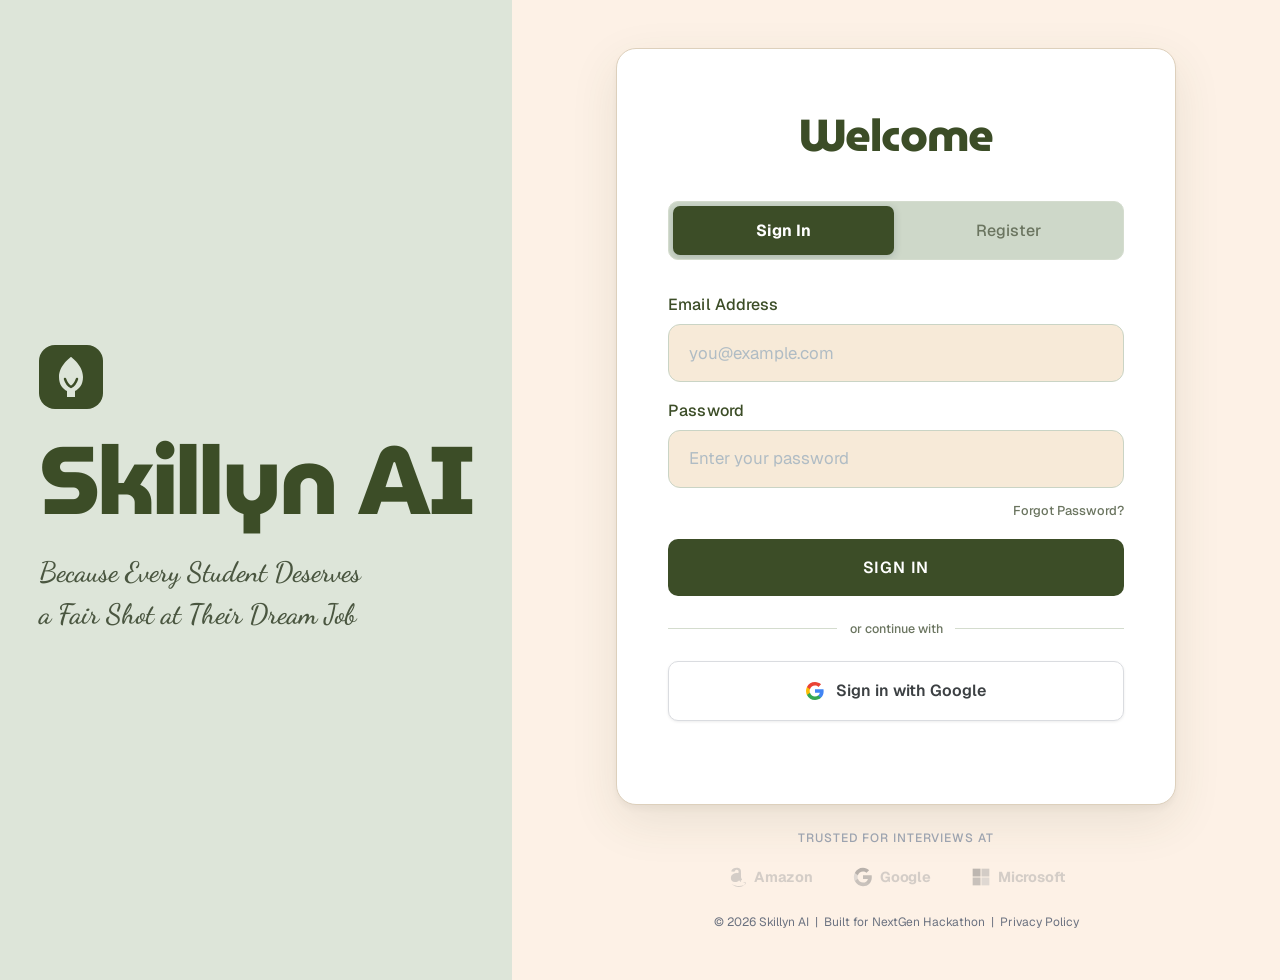
<file: frontend/index.html>
<!DOCTYPE html>
<html lang="en">
<head>
    <meta charset="UTF-8">
    <meta name="viewport" content="width=device-width, initial-scale=1.0">
    <title>Skillyn AI — Your AI Interview Coach</title>
    <link rel="preconnect" href="https://fonts.googleapis.com">
    <link rel="preconnect" href="https://fonts.gstatic.com" crossorigin>
    <link rel="stylesheet" href="css/style.css">
</head>
<body>
    <div class="split-screen">

        <!-- ── LEFT: Branding (permanent, never changes) ── -->
        <div class="split-left">
            <div class="split-left__inner">
                <div class="split-left__logo">
                    <svg width="64" height="64" viewBox="0 0 32 32" fill="none" xmlns="http://www.w3.org/2000/svg">
                        <rect width="32" height="32" rx="8" fill="#3C4D27"/>
                        <path d="M16 6 C16 6 10 10 10 16 C10 20 12 22 14 23 L14 26 L18 26 L18 23 C20 22 22 20 22 16 C22 10 16 6 16 6Z" fill="#DDE5D9"/>
                        <path d="M13 17 C13 17 14 20 16 21 C18 20 19 17 19 17" stroke="#3C4D27" stroke-width="1.2" stroke-linecap="round" fill="none"/>
                    </svg>
                </div>
                <h1 class="brand-heading">Skillyn&nbsp;AI</h1>
                <p class="brand-tagline">Because Every Student Deserves<br>a Fair Shot at Their Dream Job</p>
            </div>
        </div>

        <!-- ── RIGHT: Form ── -->
        <div class="split-right">
            <div class="split-right__inner">

                <div class="auth-card">
                    <h2 class="welcome-heading">Welcome</h2>

                    <!-- Tab switcher — outside form-body so it never re-renders -->
                    <div class="tab-buttons">
                        <button class="tab-btn active" id="tab-login" onclick="showTab('login')">Sign In</button>
                        <button class="tab-btn" id="tab-register" onclick="showTab('register')">Register</button>
                    </div>

                    <!-- Single container — only its innerHTML swaps -->
                    <div id="form-body" class="form-body"></div>

                    <p id="auth-message" class="message"></p>
                </div>

                <!-- Trust Bar -->
                <div class="trust-bar">
                    <p>Trusted for interviews at</p>
                    <div class="trust-logos">
                        <div class="trust-logo" style="--brand-color:#FF9900;">
                            <svg width="20" height="20" viewBox="0 0 24 24" xmlns="http://www.w3.org/2000/svg">
                                <path d="M13.958 10.09c0 1.232.029 2.256-.591 3.351-.502.891-1.301 1.438-2.186 1.438-1.214 0-1.922-.924-1.922-2.292 0-2.692 2.415-3.182 4.699-3.182v.685zm3.186 7.705c-.209.189-.512.201-.745.074-1.047-.872-1.234-1.276-1.814-2.106-1.734 1.767-2.962 2.297-5.209 2.297-2.66 0-4.731-1.641-4.731-4.925 0-2.565 1.391-4.309 3.37-5.164 1.715-.754 4.11-.891 5.942-1.095v-.41c0-.753.06-1.642-.384-2.294-.385-.579-1.124-.82-1.775-.82-1.205 0-2.277.618-2.54 1.897-.054.285-.261.567-.549.582l-3.061-.333c-.259-.056-.548-.266-.472-.66C5.97 1.866 8.928 1 11.57 1c1.347 0 3.107.358 4.168 1.378C16.928 3.608 16.8 5.258 16.8 7.044v4.753c0 1.427.592 2.056 1.151 2.828.196.274.239.601-.01.805l-1.797 1.365zm3.755 3.44C19.309 22.773 16.669 24 14.289 24c-3.244 0-6.154-1.199-8.354-3.195-.173-.156-.019-.369.19-.248 2.378 1.383 5.314 2.213 8.347 2.213 2.048 0 4.298-.425 6.368-1.303.312-.133.574.205.259.468zm.74-2.131c-.237-.304-1.567-.144-2.165-.072-.181.022-.209-.136-.046-.25 1.061-.745 2.802-.53 3.004-.28.203.252-.053 1.997-1.051 2.831-.153.128-.299.06-.231-.109.224-.559.727-1.816.489-2.12z" fill="currentColor"/>
                            </svg>
                            <span>Amazon</span>
                        </div>
                        <div class="trust-logo">
                            <svg width="20" height="20" viewBox="0 0 24 24" xmlns="http://www.w3.org/2000/svg">
                                <path d="M22.56 12.25c0-.78-.07-1.53-.2-2.25H12v4.26h5.92c-.26 1.37-1.04 2.53-2.21 3.31v2.77h3.57c2.08-1.92 3.28-4.74 3.28-8.09z" fill="#4285F4" class="google-path"/>
                                <path d="M12 23c2.97 0 5.46-.98 7.28-2.66l-3.57-2.77c-.98.66-2.23 1.06-3.71 1.06-2.86 0-5.29-1.93-6.16-4.53H2.18v2.84C3.99 20.53 7.7 23 12 23z" fill="#34A853" class="google-path"/>
                                <path d="M5.84 14.09c-.22-.66-.35-1.36-.35-2.09s.13-1.43.35-2.09V7.07H2.18C1.43 8.55 1 10.22 1 12s.43 3.45 1.18 4.93l2.85-2.22.81-.62z" fill="#FBBC05" class="google-path"/>
                                <path d="M12 5.38c1.62 0 3.06.56 4.21 1.64l3.15-3.15C17.45 2.09 14.97 1 12 1 7.7 1 3.99 3.47 2.18 7.07l3.66 2.84c.87-2.6 3.3-4.53 6.16-4.53z" fill="#EA4335" class="google-path"/>
                            </svg>
                            <span>Google</span>
                        </div>
                        <div class="trust-logo">
                            <svg width="20" height="20" viewBox="0 0 24 24" xmlns="http://www.w3.org/2000/svg">
                                <path d="M11.4 2H2v9.4h9.4V2z" fill="#F25022" class="ms-path"/>
                                <path d="M22 2h-9.4v9.4H22V2z" fill="#7FBA00" class="ms-path"/>
                                <path d="M11.4 12.6H2V22h9.4v-9.4z" fill="#00A4EF" class="ms-path"/>
                                <path d="M22 12.6h-9.4V22H22v-9.4z" fill="#FFB900" class="ms-path"/>
                            </svg>
                            <span>Microsoft</span>
                        </div>
                    </div>
                </div>

                <footer class="auth-footer">
                    © 2026 Skillyn AI &nbsp;|&nbsp; Built for NextGen Hackathon &nbsp;|&nbsp; <a href="#">Privacy Policy</a>
                </footer>

            </div>
        </div>
    </div>

    <script src="js/main.js"></script>
    <script>
        /* ── Form templates ─────────────────────────── */
        const GOOGLE_SVG = `<svg width="18" height="18" viewBox="0 0 18 18" xmlns="http://www.w3.org/2000/svg">
            <path d="M17.64 9.2c0-.637-.057-1.251-.164-1.84H9v3.481h4.844c-.209 1.125-.843 2.078-1.796 2.717v2.258h2.908c1.702-1.567 2.684-3.875 2.684-6.615z" fill="#4285F4"/>
            <path d="M9 18c2.43 0 4.467-.806 5.956-2.18l-2.908-2.259c-.806.54-1.837.86-3.048.86-2.344 0-4.328-1.584-5.036-3.711H.957v2.332A8.997 8.997 0 0 0 9 18z" fill="#34A853"/>
            <path d="M3.964 10.71A5.41 5.41 0 0 1 3.682 9c0-.593.102-1.17.282-1.71V4.958H.957A8.996 8.996 0 0 0 0 9c0 1.452.348 2.827.957 4.042l3.007-2.332z" fill="#FBBC05"/>
            <path d="M9 3.58c1.321 0 2.508.454 3.44 1.345l2.582-2.58C13.463.891 11.426 0 9 0A8.997 8.997 0 0 0 .957 4.958L3.964 7.29C4.672 5.163 6.656 3.58 9 3.58z" fill="#EA4335"/>
        </svg>`

        const EYE_SVG = `<svg xmlns="http://www.w3.org/2000/svg" width="18" height="18" viewBox="0 0 24 24" fill="none" stroke="currentColor" stroke-width="2" stroke-linecap="round" stroke-linejoin="round">
            <path d="M1 12s4-8 11-8 11 8 11 8-4 8-11 8-11-8-11-8z"/><circle cx="12" cy="12" r="3"/>
        </svg>`

        const FORMS = {
            login: `
                <form onsubmit="handleLogin(event)">
                    <div class="form-group">
                        <label for="login-email">Email Address</label>
                        <input type="email" id="login-email" placeholder="you@example.com" required>
                    </div>
                    <div class="form-group">
                        <label for="login-password">Password</label>
                        <input type="password" id="login-password" placeholder="Enter your password" required>
                    </div>
                    <div class="forgot-link"><a href="#">Forgot Password?</a></div>
                    <button type="submit" class="btn-primary">Sign In</button>
                    <div class="auth-divider">or continue with</div>
                    <button type="button" class="btn-google" onclick="handleGoogleSignIn()">
                        ${GOOGLE_SVG} Sign in with Google
                    </button>
                </form>`,

            register: `
                <form onsubmit="handleRegister(event)">
                    <div class="form-group">
                        <label for="reg-name">Full Name</label>
                        <input type="text" id="reg-name" placeholder="Your full name" required>
                    </div>
                    <div class="form-group">
                        <label for="reg-email">Email Address</label>
                        <input type="email" id="reg-email" placeholder="you@example.com" required>
                    </div>
                    <div class="form-group">
                        <label for="reg-password">Password</label>
                        <div class="input-password-wrap">
                            <input type="password" id="reg-password" placeholder="Create a strong password" required oninput="updateStrength(this.value)">
                            <button type="button" class="eye-toggle" onclick="togglePassword('reg-password',this)" aria-label="Toggle password">${EYE_SVG}</button>
                        </div>
                        <div class="strength-bar">
                            <div class="strength-seg" id="seg1"></div>
                            <div class="strength-seg" id="seg2"></div>
                            <div class="strength-seg" id="seg3"></div>
                        </div>
                        <span class="strength-label" id="strength-label"></span>
                    </div>
                    <div class="form-group">
                        <label for="reg-confirm">Confirm Password</label>
                        <div class="input-password-wrap">
                            <input type="password" id="reg-confirm" placeholder="Re-enter your password" required>
                            <button type="button" class="eye-toggle" onclick="togglePassword('reg-confirm',this)" aria-label="Toggle password">${EYE_SVG}</button>
                        </div>
                    </div>
                    <button type="submit" class="btn-primary">CREATE ACCOUNT</button>
                    <div class="auth-divider">or continue with</div>
                    <button type="button" class="btn-google" onclick="handleGoogleSignIn()">
                        ${GOOGLE_SVG} Sign up with Google
                    </button>
                </form>`
        }

        /* ── Tab switcher with fade ──────────────────── */
        function showTab(tab) {
            const body = document.getElementById('form-body')
            document.getElementById('tab-login').classList.toggle('active', tab === 'login')
            document.getElementById('tab-register').classList.toggle('active', tab === 'register')
            document.getElementById('auth-message').textContent = ''

            body.classList.remove('form-fade-in')
            // Force reflow so re-adding the class triggers the animation
            void body.offsetWidth
            body.innerHTML = FORMS[tab]
            body.classList.add('form-fade-in')
        }

        /* ── Password toggle ─────────────────────────── */
        function togglePassword(inputId, btn) {
            const input = document.getElementById(inputId)
            const isHidden = input.type === 'password'
            input.type = isHidden ? 'text' : 'password'
            btn.querySelector('svg').innerHTML = isHidden
                ? '<path d="M17.94 17.94A10.07 10.07 0 0 1 12 20c-7 0-11-8-11-8a18.45 18.45 0 0 1 5.06-5.94"/><path d="M9.9 4.24A9.12 9.12 0 0 1 12 4c7 0 11 8 11 8a18.5 18.5 0 0 1-2.16 3.19"/><line x1="1" y1="1" x2="23" y2="23"/><circle cx="12" cy="12" r="3"/>'
                : '<path d="M1 12s4-8 11-8 11 8 11 8-4 8-11 8-11-8-11-8z"/><circle cx="12" cy="12" r="3"/>'
        }

        /* ── Password strength ───────────────────────── */
        function updateStrength(val) {
            const segs = [document.getElementById('seg1'), document.getElementById('seg2'), document.getElementById('seg3')]
            const label = document.getElementById('strength-label')
            let score = 0
            if (val.length >= 8) score++
            if (/[A-Z]/.test(val) && /[0-9]/.test(val)) score++
            if (/[^A-Za-z0-9]/.test(val) && val.length >= 12) score++
            const colors = ['', '#E05252', '#D4A017', '#3C4D27']
            const labels = ['', 'Weak', 'Medium', 'Strong']
            const labelColors = ['', '#E05252', '#B45309', '#3C4D27']
            segs.forEach((s, i) => { s.style.background = i < score ? colors[score] : '#D4DCCE' })
            label.textContent = val.length ? labels[score] || 'Weak' : ''
            label.style.color = val.length ? (labelColors[score] || '#E05252') : 'transparent'
        }

        /* ── Page transition ─────────────────────────── */
        function navigateTo(url) {
            document.body.classList.add('page-exit')
            setTimeout(() => { window.location.href = url }, 500)
        }

        /* ── Boot: render login form on load ─────────── */
        showTab('login')
    </script>
</body>
</html>
</file>
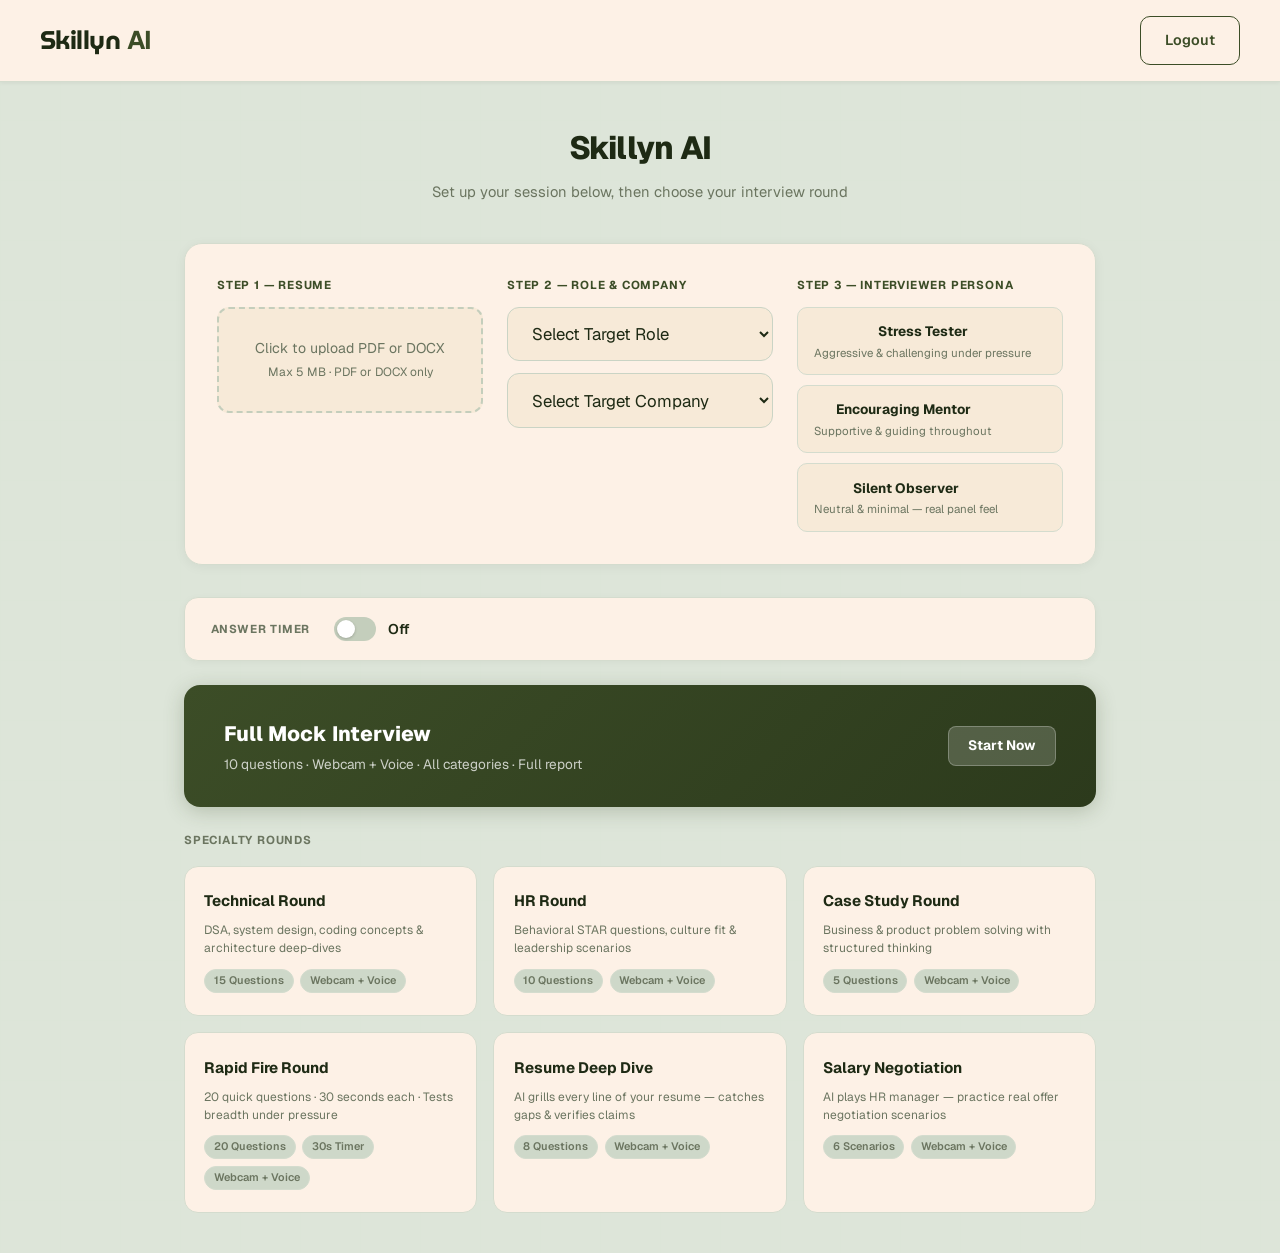
<file: frontend/dashboard.html>
<!DOCTYPE html>
<html lang="en">
<head>
    <meta charset="UTF-8">
    <meta name="viewport" content="width=device-width, initial-scale=1.0">
    <title>Skillyn AI — Dashboard</title>
    <link rel="preconnect" href="https://fonts.googleapis.com">
    <link rel="stylesheet" href="css/style.css">
    <style>
        .dash-wrap { max-width: 960px; margin: 2.5rem auto; padding: 0 1.5rem; }
        .dash-hero { text-align: center; margin-bottom: 2.5rem; }
        .dash-hero h2 { font-size: 2rem; font-weight: 800; color: var(--text); letter-spacing: -0.5px; }
        .dash-hero p  { color: var(--text-muted); font-size: 0.92rem; margin-top: 0.4rem; }

        /* ── SETUP CARD ── */
        .setup-card {
            background: var(--card);
            border-radius: 18px;
            padding: 2rem;
            border: 1px solid var(--border-subtle);
            box-shadow: 0 2px 12px rgba(0,0,0,0.05);
            margin-bottom: 2rem;
        }
        .setup-steps { display: grid; grid-template-columns: 1fr 1fr 1fr; gap: 1.5rem; }
        .step-label {
            font-size: 0.72rem; font-weight: 700; text-transform: uppercase;
            letter-spacing: 0.8px; color: var(--primary); margin-bottom: 0.75rem;
        }
        .upload-area {
            border: 2px dashed var(--border); border-radius: 12px;
            padding: 1.8rem 1rem; text-align: center; cursor: pointer;
            transition: all 0.2s; color: var(--text-muted); font-size: 0.88rem;
            background: var(--card2);
        }
        .upload-area:hover { border-color: var(--primary); background: var(--primary-light); color: var(--text); }
        .upload-area.uploaded { border-color: var(--success); background: rgba(46,125,50,0.06); color: var(--success); }
        .upload-icon { font-size: 1.8rem; margin-bottom: 0.4rem; display: none; }
        .full-mock-icon { display: none; }
        .round-card-icon { display: none; }
        .persona-emoji { display: none; }
        #upload-status { font-size: 0.8rem; margin-top: 0.5rem; min-height: 1rem; color: var(--text-muted); text-align: center; }

        select { width: 100%; margin-bottom: 0.75rem; }
        select:last-child { margin-bottom: 0; }

        .persona-grid { display: flex; flex-direction: column; gap: 0.6rem; }
        .persona-card {
            background: var(--card2); border: 1.5px solid var(--border-subtle);
            border-radius: 10px; padding: 0.85rem 1rem; cursor: pointer;
            transition: all 0.2s; display: flex; align-items: center; gap: 0.75rem;
        }
        .persona-card:hover { border-color: var(--primary); background: var(--primary-light); }
        .persona-card.selected { border-color: var(--primary); background: var(--primary-light); box-shadow: 0 0 0 1px var(--primary); }
        .persona-emoji { font-size: 1.3rem; flex-shrink: 0; }
        .persona-info h4 { font-size: 0.85rem; font-weight: 700; color: var(--text); margin-bottom: 0.1rem; }
        .persona-info p  { font-size: 0.72rem; color: var(--text-muted); line-height: 1.4; }

        /* ── FULL MOCK BANNER ── */
        .full-mock-banner {
            background: linear-gradient(135deg, var(--primary) 0%, var(--primary-dark) 100%);
            border-radius: 16px;
            padding: 2rem 2.5rem;
            display: flex;
            align-items: center;
            justify-content: space-between;
            gap: 1.5rem;
            margin-bottom: 1.5rem;
            box-shadow: 0 4px 20px rgba(60,77,39,0.25);
            cursor: pointer;
            transition: transform 0.2s, box-shadow 0.2s;
        }
        .full-mock-banner:hover { transform: translateY(-2px); box-shadow: 0 8px 28px rgba(60,77,39,0.32); }
        .full-mock-left { display: flex; align-items: center; gap: 1.2rem; }
        .full-mock-icon { font-size: 2.5rem; }
        .full-mock-text h3 { font-size: 1.3rem; font-weight: 800; color: #fff; margin-bottom: 0.2rem; }
        .full-mock-text p  { font-size: 0.85rem; color: rgba(255,255,255,0.75); }
        .full-mock-badge {
            background: rgba(255,255,255,0.18); color: #fff;
            padding: 0.5rem 1.2rem; border-radius: 8px;
            font-size: 0.85rem; font-weight: 700; white-space: nowrap;
            border: 1px solid rgba(255,255,255,0.25);
        }

        /* ── ROUND CARDS GRID ── */
        .rounds-label {
            font-size: 0.72rem; font-weight: 700; text-transform: uppercase;
            letter-spacing: 0.8px; color: var(--text-muted); margin-bottom: 1rem;
        }
        .rounds-grid {
            display: grid;
            grid-template-columns: repeat(3, 1fr);
            gap: 1rem;
            margin-bottom: 2rem;
        }
        .round-card {
            background: var(--card);
            border: 1.5px solid var(--border-subtle);
            border-radius: 14px;
            padding: 1.4rem 1.2rem;
            cursor: pointer;
            transition: all 0.2s;
            display: flex;
            flex-direction: column;
            gap: 0.5rem;
            position: relative;
            overflow: hidden;
        }
        .round-card::before {
            content: '';
            position: absolute;
            top: 0; left: 0; right: 0;
            height: 3px;
            background: var(--rc-color, var(--primary));
            opacity: 0;
            transition: opacity 0.2s;
        }
        .round-card:hover { border-color: var(--rc-color, var(--primary)); transform: translateY(-2px); box-shadow: 0 6px 20px rgba(0,0,0,0.08); }
        .round-card:hover::before { opacity: 1; }
        .round-card-icon { font-size: 1.6rem; }
        .round-card-title { font-size: 0.95rem; font-weight: 700; color: var(--text); }
        .round-card-desc  { font-size: 0.75rem; color: var(--text-muted); line-height: 1.5; }
        .round-card-meta  {
            display: flex; gap: 0.4rem; flex-wrap: wrap; margin-top: 0.2rem;
        }
        .rc-tag {
            font-size: 0.68rem; font-weight: 600; padding: 0.15rem 0.55rem;
            border-radius: 20px; background: var(--bg2); color: var(--text-muted);
            border: 1px solid var(--border-subtle);
        }

        /* ── AI SUGGESTIONS PANEL ── */
        .suggestions-panel {
            display: none;
            background: var(--card);
            border: 1.5px solid var(--primary);
            border-radius: 14px;
            padding: 1.4rem 1.6rem;
            margin-top: 1rem;
            animation: formFadeIn 0.3s ease-out;
        }
        .suggestions-panel.visible { display: block; }
        .sug-header {
            display: flex; align-items: center; justify-content: space-between;
            margin-bottom: 1rem;
        }
        .sug-title { font-size: 0.78rem; font-weight: 700; color: var(--primary); text-transform: uppercase; letter-spacing: 0.7px; }
        .sug-badge {
            font-size: 0.68rem; font-weight: 700; padding: 0.2rem 0.65rem;
            border-radius: 20px; background: var(--primary-light);
            color: var(--primary); border: 1px solid var(--border);
        }
        .sug-profile {
            font-size: 0.85rem; color: var(--text-soft); margin-bottom: 1rem;
            padding: 0.7rem 1rem; background: var(--card2); border-radius: 8px;
            border-left: 3px solid var(--primary);
        }
        .sug-section-label {
            font-size: 0.7rem; font-weight: 700; text-transform: uppercase;
            letter-spacing: 0.7px; color: var(--text-muted); margin-bottom: 0.5rem;
        }
        .sug-chips {
            display: flex; flex-wrap: wrap; gap: 0.5rem; margin-bottom: 1rem;
        }
        .sug-chip {
            padding: 0.35rem 0.9rem; border-radius: 20px;
            border: 1.5px solid var(--border-subtle);
            background: var(--card2); color: var(--text);
            font-size: 0.82rem; font-weight: 500; cursor: pointer;
            transition: all 0.18s; font-family: inherit;
        }
        .sug-chip:hover { border-color: var(--primary); background: var(--primary-light); color: var(--primary); }
        .sug-chip.selected { border-color: var(--primary); background: var(--primary-light); color: var(--primary); font-weight: 700; box-shadow: 0 0 0 1px var(--primary); }
        .sug-chip.company-chip.selected { border-color: #2563EB; background: rgba(37,99,235,0.08); color: #2563EB; box-shadow: 0 0 0 1px #2563EB; }
        .sug-custom-row {
            display: flex; gap: 0.5rem; margin-top: 0.3rem;
        }
        .sug-custom-row input {
            flex: 1; padding: 0.5rem 0.9rem; font-size: 0.85rem;
            border-radius: 8px; border: 1px solid var(--border);
            background: var(--card2); color: var(--text);
        }
        .sug-custom-row button {
            padding: 0.5rem 1rem; background: var(--primary); color: #fff;
            border: none; border-radius: 8px; font-size: 0.82rem;
            font-weight: 600; cursor: pointer; font-family: inherit;
            transition: background 0.2s; white-space: nowrap;
        }
        .sug-custom-row button:hover { background: var(--primary-dark); }
        .sug-skills {
            display: flex; flex-wrap: wrap; gap: 0.4rem; margin-top: 0.3rem;
        }
        .sug-skill-tag {
            padding: 0.2rem 0.65rem; border-radius: 20px;
            background: var(--bg2); border: 1px solid var(--border-subtle);
            font-size: 0.75rem; color: var(--text-muted); font-weight: 500;
        }

        /* disabled state before resume upload */
        .round-card.locked { opacity: 0.45; cursor: not-allowed; pointer-events: none; }

        /* ── TIMER SETTINGS CARD ── */
        .timer-settings-card {
            background: var(--card);
            border-radius: 14px;
            padding: 1.2rem 1.6rem;
            border: 1px solid var(--border-subtle);
            box-shadow: 0 2px 8px rgba(0,0,0,0.04);
            margin-bottom: 1.5rem;
            display: flex;
            align-items: center;
            gap: 1.5rem;
            flex-wrap: wrap;
        }
        .timer-settings-label {
            font-size: 0.72rem; font-weight: 700; text-transform: uppercase;
            letter-spacing: 0.8px; color: var(--text-muted); white-space: nowrap;
        }
        .timer-toggle-wrap {
            display: flex; align-items: center; gap: 0.75rem;
        }
        /* toggle switch */
        .toggle-switch {
            position: relative; width: 42px; height: 24px; flex-shrink: 0;
        }
        .toggle-switch input { opacity: 0; width: 0; height: 0; }
        .toggle-slider {
            position: absolute; inset: 0; background: var(--border);
            border-radius: 24px; cursor: pointer; transition: background 0.25s;
        }
        .toggle-slider::before {
            content: ''; position: absolute;
            width: 18px; height: 18px; left: 3px; top: 3px;
            background: #fff; border-radius: 50%; transition: transform 0.25s;
            box-shadow: 0 1px 3px rgba(0,0,0,0.2);
        }
        .toggle-switch input:checked + .toggle-slider { background: var(--primary); }
        .toggle-switch input:checked + .toggle-slider::before { transform: translateX(18px); }
        .toggle-label { font-size: 0.88rem; font-weight: 600; color: var(--text); }
        /* time input group */
        .timer-input-group {
            display: none; align-items: center; gap: 0.6rem;
            background: var(--card2); border: 1px solid var(--border-subtle);
            border-radius: 10px; padding: 0.4rem 0.8rem;
        }
        .timer-input-group.visible { display: flex; }
        .timer-input-group label { font-size: 0.8rem; color: var(--text-muted); font-weight: 500; white-space: nowrap; }
        .timer-input-group input[type=number] {
            width: 70px; padding: 0.35rem 0.6rem; font-size: 0.9rem;
            font-weight: 700; text-align: center; border-radius: 8px;
            border: 1px solid var(--border); background: var(--card);
            color: var(--text); margin: 0;
        }
        .timer-input-group span { font-size: 0.8rem; color: var(--text-muted); }
        /* preset buttons */
        .timer-presets { display: flex; gap: 0.4rem; }
        .timer-preset-btn {
            padding: 0.3rem 0.7rem; background: var(--bg2);
            border: 1px solid var(--border-subtle); border-radius: 20px;
            font-size: 0.75rem; font-weight: 600; color: var(--text-muted);
            cursor: pointer; transition: all 0.2s; font-family: inherit;
        }
        .timer-preset-btn:hover { border-color: var(--primary); color: var(--primary); background: var(--primary-light); }
        .timer-preset-btn.active { background: var(--primary-light); border-color: var(--primary); color: var(--primary); }

        @media (max-width: 768px) {
            .setup-steps { grid-template-columns: 1fr; }
            .rounds-grid  { grid-template-columns: 1fr 1fr; }
            .full-mock-banner { flex-direction: column; align-items: flex-start; }
        }
        @media (max-width: 480px) {
            .rounds-grid { grid-template-columns: 1fr; }
        }
    </style>
</head>
<body>
    <nav class="navbar">
        <h1 class="logo">Skillyn <span>AI</span></h1>
        <button class="btn-outline" onclick="logout()">Logout</button>
    </nav>

    <div class="dash-wrap">
        <div class="dash-hero">
            <h2>Skillyn AI</h2>
            <p>Set up your session below, then choose your interview round</p>
        </div>

        <!-- ── SETUP CARD ── -->
        <div class="setup-card">
            <div class="setup-steps">
                <!-- Step 1 -->
                <div>
                    <div class="step-label">Step 1 — Resume</div>
                    <div class="upload-area" id="upload-area" onclick="document.getElementById('resume-file').click()">
                        <div class="upload-icon"></div>
                        <p>Click to upload PDF or DOCX</p>
                        <span style="font-size:0.75rem;color:var(--text-muted)">Max 5 MB · PDF or DOCX only</span>
                        <input type="file" id="resume-file" accept=".pdf,.docx" style="display:none" onchange="uploadResume()">
                    </div>
                    <p id="upload-status"></p>

                    <!-- AI Suggestions Panel -->
                    <div class="suggestions-panel" id="suggestions-panel">
                        <div class="sug-header">
                            <span class="sug-title">AI Job Match</span>
                            <span class="sug-badge" id="sug-level">Analyzing...</span>
                        </div>
                        <div class="sug-profile" id="sug-summary"></div>

                        <div class="sug-section-label">Suggested Roles — click to select</div>
                        <div class="sug-chips" id="sug-roles"></div>
                        <div class="sug-custom-row">
                            <input type="text" id="custom-role-input" placeholder="Add a custom role...">
                            <button onclick="addCustomRole()">+ Add</button>
                        </div>

                        <div class="sug-section-label" style="margin-top:1rem">Suggested Companies — click to select</div>
                        <div class="sug-chips" id="sug-companies"></div>
                        <div class="sug-custom-row">
                            <input type="text" id="custom-company-input" placeholder="Add a custom company...">
                            <button onclick="addCustomCompany()">+ Add</button>
                        </div>

                        <div class="sug-section-label" style="margin-top:1rem">Top Skills Detected</div>
                        <div class="sug-skills" id="sug-skills"></div>
                    </div>
                </div>

                <!-- Step 2 -->
                <div>
                    <div class="step-label">Step 2 — Role &amp; Company</div>
                    <select id="role-select">
                        <option value="">Select Target Role</option>
                        <option>Software Development Engineer</option>
                        <option>Data Analyst</option>
                        <option>Product Manager</option>
                        <option>DevOps Engineer</option>
                        <option>Machine Learning Engineer</option>
                    </select>
                    <select id="company-select">
                        <option value="">Select Target Company</option>
                        <option>Google</option>
                        <option>Amazon</option>
                        <option>Microsoft</option>
                        <option>TCS</option>
                        <option>Infosys</option>
                        <option>Wipro</option>
                        <option>Cognizant</option>
                    </select>
                </div>

                <!-- Step 3 -->
                <div>
                    <div class="step-label">Step 3 — Interviewer Persona</div>
                    <div class="persona-grid">
                        <div class="persona-card" onclick="selectPersona('stress_tester', this)">
                            <span class="persona-emoji"></span>
                            <div class="persona-info">
                                <h4>Stress Tester</h4>
                                <p>Aggressive &amp; challenging under pressure</p>
                            </div>
                        </div>
                        <div class="persona-card" onclick="selectPersona('encouraging_mentor', this)">
                            <span class="persona-emoji"></span>
                            <div class="persona-info">
                                <h4>Encouraging Mentor</h4>
                                <p>Supportive &amp; guiding throughout</p>
                            </div>
                        </div>
                        <div class="persona-card" onclick="selectPersona('silent_observer', this)">
                            <span class="persona-emoji"></span>
                            <div class="persona-info">
                                <h4>Silent Observer</h4>
                                <p>Neutral &amp; minimal — real panel feel</p>
                            </div>
                        </div>
                    </div>
                </div>
            </div>
        </div>

        <!-- ── TIMER SETTINGS ── -->
        <div class="timer-settings-card">
            <span class="timer-settings-label">Answer Timer</span>
            <div class="timer-toggle-wrap">
                <label class="toggle-switch">
                    <input type="checkbox" id="timer-toggle" onchange="onTimerToggle(this)">
                    <span class="toggle-slider"></span>
                </label>
                <span class="toggle-label" id="timer-toggle-label">Off</span>
            </div>
            <div class="timer-input-group" id="timer-input-group">
                <label>Time per question</label>
                <input type="number" id="timer-seconds" value="60" min="10" max="600" step="5" oninput="onTimerInput(this)">
                <span>seconds</span>
            </div>
            <div class="timer-presets" id="timer-presets" style="display:none">
                <button class="timer-preset-btn" onclick="setPreset(30)">30s</button>
                <button class="timer-preset-btn" onclick="setPreset(60)">1 min</button>
                <button class="timer-preset-btn" onclick="setPreset(120)">2 min</button>
                <button class="timer-preset-btn" onclick="setPreset(180)">3 min</button>
                <button class="timer-preset-btn" onclick="setPreset(300)">5 min</button>
            </div>
        </div>

        <!-- ── FULL MOCK INTERVIEW BANNER ── -->
        <div class="full-mock-banner" id="full-mock-btn" onclick="launchRound('full_mock', '/realtime_interview/realtime.html')">
            <div class="full-mock-left">
                <span class="full-mock-icon"></span>
                <div class="full-mock-text">
                    <h3>Full Mock Interview</h3>
                    <p>10 questions · Webcam + Voice · All categories · Full report</p>
                </div>
            </div>
            <span class="full-mock-badge">Start Now</span>
        </div>

        <!-- ── SPECIALTY ROUNDS ── -->
        <div class="rounds-label">Specialty Rounds</div>
        <div class="rounds-grid" id="rounds-grid">

            <div class="round-card" id="rc-technical" style="--rc-color:#2563EB"
                 onclick="launchRound('technical', '/rounds/technical.html')">
                <span class="round-card-icon"></span>
                <div class="round-card-title">Technical Round</div>
                <div class="round-card-desc">DSA, system design, coding concepts &amp; architecture deep-dives</div>
                <div class="round-card-meta">
                    <span class="rc-tag">15 Questions</span>
                    <span class="rc-tag">Webcam + Voice</span>
                </div>
            </div>

            <div class="round-card" id="rc-hr" style="--rc-color:#7C3AED"
                 onclick="launchRound('hr', '/rounds/hr.html')">
                <span class="round-card-icon"></span>
                <div class="round-card-title">HR Round</div>
                <div class="round-card-desc">Behavioral STAR questions, culture fit &amp; leadership scenarios</div>
                <div class="round-card-meta">
                    <span class="rc-tag">10 Questions</span>
                    <span class="rc-tag">Webcam + Voice</span>
                </div>
            </div>

            <div class="round-card" id="rc-case_study" style="--rc-color:#059669"
                 onclick="launchRound('case_study', '/rounds/case_study.html')">
                <span class="round-card-icon"></span>
                <div class="round-card-title">Case Study Round</div>
                <div class="round-card-desc">Business &amp; product problem solving with structured thinking</div>
                <div class="round-card-meta">
                    <span class="rc-tag">5 Questions</span>
                    <span class="rc-tag">Webcam + Voice</span>
                </div>
            </div>

            <div class="round-card" id="rc-rapid_fire" style="--rc-color:#DC2626"
                 onclick="launchRound('rapid_fire', '/rounds/rapid_fire.html')">
                <span class="round-card-icon"></span>
                <div class="round-card-title">Rapid Fire Round</div>
                <div class="round-card-desc">20 quick questions · 30 seconds each · Tests breadth under pressure</div>
                <div class="round-card-meta">
                    <span class="rc-tag">20 Questions</span>
                    <span class="rc-tag">30s Timer</span>
                    <span class="rc-tag">Webcam + Voice</span>
                </div>
            </div>

            <div class="round-card" id="rc-resume_deep_dive" style="--rc-color:#D97706"
                 onclick="launchRound('resume_deep_dive', '/rounds/resume_deep_dive.html')">
                <span class="round-card-icon"></span>
                <div class="round-card-title">Resume Deep Dive</div>
                <div class="round-card-desc">AI grills every line of your resume — catches gaps &amp; verifies claims</div>
                <div class="round-card-meta">
                    <span class="rc-tag">8 Questions</span>
                    <span class="rc-tag">Webcam + Voice</span>
                </div>
            </div>

            <div class="round-card" id="rc-salary_negotiation" style="--rc-color:#0891B2"
                 onclick="launchRound('salary_negotiation', '/rounds/salary_negotiation.html')">
                <span class="round-card-icon"></span>
                <div class="round-card-title">Salary Negotiation</div>
                <div class="round-card-desc">AI plays HR manager — practice real offer negotiation scenarios</div>
                <div class="round-card-meta">
                    <span class="rc-tag">6 Scenarios</span>
                    <span class="rc-tag">Webcam + Voice</span>
                </div>
            </div>

        </div>
    </div>

    <script src="js/main.js"></script>
    <script>
        function renderSuggestions(s) {
            const panel = document.getElementById('suggestions-panel')
            panel.classList.add('visible')

            document.getElementById('sug-level').textContent = s.experience_level || 'Analyzing...'
            document.getElementById('sug-summary').textContent = s.summary || ''

            // Roles
            const rolesEl = document.getElementById('sug-roles')
            rolesEl.innerHTML = ''
            ;(s.roles || []).forEach(r => {
                const chip = document.createElement('button')
                chip.className = 'sug-chip'
                chip.textContent = r
                chip.onclick = () => selectRoleChip(chip, r)
                rolesEl.appendChild(chip)
            })

            // Companies
            const compEl = document.getElementById('sug-companies')
            compEl.innerHTML = ''
            ;(s.companies || []).forEach(c => {
                const chip = document.createElement('button')
                chip.className = 'sug-chip company-chip'
                chip.textContent = c
                chip.onclick = () => selectCompanyChip(chip, c)
                compEl.appendChild(chip)
            })

            // Skills
            const skillsEl = document.getElementById('sug-skills')
            skillsEl.innerHTML = ''
            ;(s.top_skills || []).forEach(sk => {
                const tag = document.createElement('span')
                tag.className = 'sug-skill-tag'
                tag.textContent = sk
                skillsEl.appendChild(tag)
            })
        }

        function selectRoleChip(chip, role) {
            document.querySelectorAll('#sug-roles .sug-chip').forEach(c => c.classList.remove('selected'))
            chip.classList.add('selected')
            // Set the role select dropdown — add option if not exists
            const sel = document.getElementById('role-select')
            let found = false
            for (let opt of sel.options) { if (opt.value === role) { sel.value = role; found = true; break } }
            if (!found) {
                const opt = new Option(role, role)
                sel.add(opt)
                sel.value = role
            }
        }

        function selectCompanyChip(chip, company) {
            document.querySelectorAll('#sug-companies .sug-chip').forEach(c => c.classList.remove('selected'))
            chip.classList.add('selected')
            const sel = document.getElementById('company-select')
            let found = false
            for (let opt of sel.options) { if (opt.value === company) { sel.value = company; found = true; break } }
            if (!found) {
                const opt = new Option(company, company)
                sel.add(opt)
                sel.value = company
            }
        }

        function addCustomRole() {
            const inp = document.getElementById('custom-role-input')
            const val = inp.value.trim()
            if (!val) return
            const chip = document.createElement('button')
            chip.className = 'sug-chip'
            chip.textContent = val
            chip.onclick = () => selectRoleChip(chip, val)
            document.getElementById('sug-roles').appendChild(chip)
            selectRoleChip(chip, val)
            inp.value = ''
        }

        function addCustomCompany() {
            const inp = document.getElementById('custom-company-input')
            const val = inp.value.trim()
            if (!val) return
            const chip = document.createElement('button')
            chip.className = 'sug-chip company-chip'
            chip.textContent = val
            chip.onclick = () => selectCompanyChip(chip, val)
            document.getElementById('sug-companies').appendChild(chip)
            selectCompanyChip(chip, val)
            inp.value = ''
        }

        // allow Enter key on custom inputs
        document.addEventListener('DOMContentLoaded', () => {
            document.getElementById('custom-role-input')?.addEventListener('keydown', e => { if (e.key === 'Enter') addCustomRole() })
            document.getElementById('custom-company-input')?.addEventListener('keydown', e => { if (e.key === 'Enter') addCustomCompany() })
        })

        function onTimerToggle(cb) {
            const on = cb.checked
            document.getElementById('timer-toggle-label').textContent = on ? 'On' : 'Off'
            document.getElementById('timer-input-group').classList.toggle('visible', on)
            document.getElementById('timer-presets').style.display = on ? 'flex' : 'none'
            localStorage.setItem('timerEnabled', on ? '1' : '0')
            if (on) saveTimerSeconds()
        }

        function onTimerInput(el) {
            let v = parseInt(el.value)
            if (isNaN(v) || v < 10) v = 10
            if (v > 600) v = 600
            el.value = v
            saveTimerSeconds()
            // deactivate presets if custom value
            document.querySelectorAll('.timer-preset-btn').forEach(b => b.classList.remove('active'))
        }

        function setPreset(sec) {
            document.getElementById('timer-seconds').value = sec
            saveTimerSeconds()
            document.querySelectorAll('.timer-preset-btn').forEach(b => {
                b.classList.toggle('active', parseInt(b.textContent) === sec ||
                    (b.textContent === '1 min' && sec === 60) ||
                    (b.textContent === '2 min' && sec === 120) ||
                    (b.textContent === '3 min' && sec === 180) ||
                    (b.textContent === '5 min' && sec === 300))
            })
        }

        function saveTimerSeconds() {
            const v = parseInt(document.getElementById('timer-seconds').value) || 60
            localStorage.setItem('timerSeconds', v)
        }

        // restore state on load
        ;(function restoreTimerState() {
            const enabled = localStorage.getItem('timerEnabled') === '1'
            const secs    = parseInt(localStorage.getItem('timerSeconds') || '60')
            const cb = document.getElementById('timer-toggle')
            cb.checked = enabled
            document.getElementById('timer-toggle-label').textContent = enabled ? 'On' : 'Off'
            document.getElementById('timer-seconds').value = secs
            if (enabled) {
                document.getElementById('timer-input-group').classList.add('visible')
                document.getElementById('timer-presets').style.display = 'flex'
            }
        })()

        async function launchRound(roundType, page) {
            const role    = document.getElementById('role-select').value
            const company = document.getElementById('company-select').value
            if (!resumeText)      { alert('Please upload your resume first!'); return }
            if (!role)            { alert('Please select a target role!'); return }
            if (!company)         { alert('Please select a target company!'); return }
            if (!selectedPersona) { alert('Please choose an interviewer persona!'); return }

            const res  = await fetch('/resume/setup-session', {
                method: 'POST',
                headers: { 'Content-Type': 'application/json', 'Authorization': 'Bearer ' + getToken() },
                body: JSON.stringify({ role, company, persona: selectedPersona, resume_text: resumeText, round_type: roundType })
            })
            const data = await res.json()
            if (res.ok) {
                localStorage.setItem('session_id', data.session_id)
                localStorage.setItem('role', role)
                localStorage.setItem('company', company)
                localStorage.setItem('round_type', roundType)
                fadeNavigate(page)
            } else {
                alert('Failed to create session: ' + (data.detail || 'Try again'))
            }
        }

        document.body.classList.add('page-enter')
    </script>
</body>
</html>
</file>
<file: frontend/css/style.css>
@import url('https://fonts.googleapis.com/css2?family=MuseoModerno:wght@700;800&family=Geist:wght@400;500;600;700&family=Dancing+Script:wght@600;700&family=Inter:ital,wght@0,400;0,500;0,600;0,700;0,800;1,400&display=swap');

* {
    margin: 0;
    padding: 0;
    box-sizing: border-box;
    font-family: 'Geist', 'Inter', 'Segoe UI', sans-serif;
    line-height: 1.6;
}

:root {
    --primary: #3C4D27;
    --primary-dark: #2C3A1C;
    --primary-light: rgba(60, 77, 39, 0.08);
    --bg: #DDE5D9;
    --bg2: #CED8C9;
    --card: #FDF1E6;
    --card2: #F7EAD8;
    --border: #C4CEBC;
    --border-subtle: #D4DCCE;
    --text: #1E2A14;
    --text-muted: #6B7560;
    --text-soft: #4A5640;
    --success: #2E7D32;
    --warning: #B45309;
    --danger: #C0392B;
    --accent: #3C4D27;
}

body {
    background: #DDE5D9;
    color: var(--text);
    min-height: 100vh;
    -webkit-font-smoothing: antialiased;
    -moz-osx-font-smoothing: grayscale;
    line-height: 1.6;
    background-image: url("data:image/svg+xml,%3Csvg xmlns='http://www.w3.org/2000/svg' width='60' height='60'%3E%3Cpath d='M 60 0 L 0 0 0 60' fill='none' stroke='%23CAD4C5' stroke-width='0.8' opacity='0.10'/%3E%3C/svg%3E");
    background-size: 60px 60px;
}

/* ─── LOGO ─────────────────────────────────────── */
.logo {
    font-family: 'MuseoModerno', sans-serif;
    font-size: 1.6rem;
    font-weight: 700;
    color: var(--text);
    letter-spacing: -0.02em;
}

.logo span {
    color: var(--primary);
}

/* ─── NAVBAR ────────────────────────────────────── */
.navbar {
    display: flex;
    justify-content: space-between;
    align-items: center;
    padding: 1rem 2.5rem;
    background: var(--card);
    border-bottom: 1px solid var(--border-subtle);
    position: sticky;
    top: 0;
    z-index: 100;
    box-shadow: 0 1px 4px rgba(0, 0, 0, 0.06);
}

.interview-info {
    display: flex;
    gap: 1rem;
    font-size: 0.85rem;
    color: var(--text-muted);
    font-weight: 500;
}

.interview-info span {
    padding: 0.3rem 0.8rem;
    background: var(--bg2);
    border-radius: 6px;
    border: 1px solid var(--border-subtle);
    color: var(--text-soft);
}

/* ─── SPLIT-SCREEN ──────────────────────────────── */
.split-screen {
    display: flex;
    min-height: 100vh;
    width: 100%;
}

/* LEFT column */
.split-left {
    flex: 0 0 40%;
    background: #DDE5D9;
    display: flex;
    align-items: center;
    justify-content: center;
    padding: 4rem 3rem;
    position: relative;
    overflow: hidden;
}

/* main tree doodle */
.split-left::before {
    content: none;
}

.split-left::after {
    content: none;
}

.split-left__inner {
    text-align: left;
    position: relative;
    z-index: 1;
}

.split-left__logo {
    margin-bottom: 1rem;
    z-index: 1;
}

.brand-heading {
    font-family: 'MuseoModerno', sans-serif;
    font-size: 6rem;
    font-weight: 800;
    color: #3C4D27;
    letter-spacing: -0.03em;
    line-height: 1;
    margin-bottom: 1.4rem;
    white-space: nowrap;
}

.brand-tagline {
    font-family: 'Dancing Script', cursive;
    font-size: 1.75rem;
    font-weight: 600;
    color: #4A5640;
    line-height: 1.5;
    max-width: 380px;
}

/* RIGHT column */
.split-right {
    flex: 0 0 60%;
    background: #FDF1E6;
    display: flex;
    flex-direction: column;
    align-items: center;
    justify-content: center;
    padding: 3rem 3.5rem;
    overflow-y: auto;
    gap: 1.5rem;
}

.split-right__inner {
    width: 100%;
    max-width: 560px;
    display: flex;
    flex-direction: column;
    align-items: center;
    gap: 1.5rem;
}

.auth-card {
    width: 100%;
    background: #FFFFFF;
    border: 1px solid #DDD0BC;
    border-radius: 20px;
    padding: 3.2rem;
    box-shadow:
        0 4px 6px rgba(0,0,0,0.04),
        0 16px 48px rgba(60, 77, 39, 0.10);
}

.welcome-heading {
    font-family: 'MuseoModerno', sans-serif;
    font-size: 2.8rem;
    font-weight: 800;
    color: #3C4D27;
    letter-spacing: -0.02em;
    text-align: center;
    margin-bottom: 1.8rem;
}

/* ─── AUTH PAGE (legacy, kept for fallback) ──────── */
.auth-container {
    position: relative;
    display: flex;
    flex-direction: column;
    justify-content: center;
    align-items: center;
    min-height: 100vh;
    padding: 2rem 1rem 3rem;
}

.auth-box {
    background: #FDF1E6;
    padding: 2.8rem;
    border-radius: 20px;
    width: 100%;
    max-width: 440px;
    border: 1px solid #DDD0BC;
    box-shadow:
        0 4px 6px rgba(0,0,0,0.04),
        0 16px 48px rgba(60, 77, 39, 0.13),
        0 2px 0px rgba(255,255,255,0.6) inset;
}

.tab-buttons {
    display: flex;
    margin-bottom: 2rem;
    border-radius: 10px;
    overflow: hidden;
    background: var(--bg2);
    padding: 4px;
    gap: 4px;
    border: 1px solid var(--border-subtle);
}

.tab-btn {
    flex: 1;
    padding: 0.75rem;
    background: transparent;
    border: none;
    color: var(--text-muted);
    cursor: pointer;
    font-size: 1rem;
    font-weight: 500;
    border-radius: 7px;
    transition: all 0.2s;
    font-family: inherit;
}

.tab-btn.active {
    background: var(--primary);
    color: #FFFFFF;
    font-weight: 700;
    box-shadow: 0 2px 8px rgba(26, 43, 60, 0.2);
}


/* ─── FORM BODY FADE ─────────────────────────────── */
@keyframes formFadeIn {
    from { opacity: 0; transform: translateY(6px); }
    to   { opacity: 1; transform: translateY(0); }
}

.form-body {
    width: 100%;
}

.form-fade-in {
    animation: formFadeIn 0.3s ease-out forwards;
}

/* ─── FORM LABELS ───────────────────────────────── */
.form-group {
    display: flex;
    flex-direction: column;
    gap: 0.4rem;
}

.form-group label {
    font-family: 'Geist', sans-serif;
    font-size: 1rem;
    font-weight: 500;
    color: #3C4D27;
    letter-spacing: 0.1px;
}

/* ─── FORMS ─────────────────────────────────────── */
form {
    display: flex;
    flex-direction: column;
    gap: 1rem;
}

input, select, textarea {
    padding: 0.9rem 1.25rem;
    background: #F7EAD8;
    border: 1px solid #CAD4C5;
    border-radius: 12px;
    color: var(--text);
    font-size: 1.05rem;
    font-family: 'Geist', sans-serif;
    width: 100%;
    transition: border 0.2s, box-shadow 0.2s;
}

input::placeholder, textarea::placeholder {
    color: #B0BCC4;
}

input:focus, select:focus, textarea:focus {
    outline: none;
    border-color: var(--primary);
    background: #FDF1E6;
    box-shadow: 0 0 0 3px rgba(60, 77, 39, 0.1);
}

select option {
    background: var(--card);
    color: var(--text);
}

textarea {
    resize: vertical;
    min-height: 130px;
    line-height: 1.6;
}

/* ─── PASSWORD TOGGLE ───────────────────────────── */
.input-password-wrap {
    position: relative;
    display: flex;
    align-items: center;
}

.input-password-wrap input {
    padding-right: 3rem;
}

.eye-toggle {
    position: absolute;
    right: 0.85rem;
    background: none;
    border: none;
    cursor: pointer;
    color: var(--text-muted);
    padding: 0;
    display: flex;
    align-items: center;
    transition: color 0.2s;
    width: auto;
}

.eye-toggle:hover {
    color: var(--primary);
}

/* ─── STRENGTH BAR ──────────────────────────────── */
.strength-bar {
    display: flex;
    gap: 5px;
    margin-top: 0.5rem;
}

.strength-seg {
    flex: 1;
    height: 4px;
    border-radius: 2px;
    background: #D4DCCE;
    transition: background 0.3s ease;
}

.strength-label {
    font-family: 'Geist', sans-serif;
    font-size: 0.72rem;
    font-weight: 500;
    margin-top: 0.3rem;
    display: block;
    letter-spacing: 0.3px;
    transition: color 0.3s ease;
    min-height: 1rem;
}

/* ─── FORGOT PASSWORD ───────────────────────────── */
.forgot-link {
    text-align: right;
    margin-top: -0.4rem;
}

.forgot-link a {
    font-size: 0.8rem;
    color: var(--text-muted);
    text-decoration: none;
    font-weight: 500;
    transition: color 0.2s;
}

.forgot-link a:hover {
    color: var(--primary);
    text-decoration: underline;
}

/* ─── DIVIDER ───────────────────────────────────── */
.auth-divider {
    display: flex;
    align-items: center;
    gap: 0.8rem;
    margin: 0.4rem 0;
    color: var(--text-muted);
    font-size: 0.78rem;
    font-weight: 500;
}

.auth-divider::before,
.auth-divider::after {
    content: '';
    flex: 1;
    height: 1px;
    background: var(--border-subtle);
}

/* ─── GOOGLE BUTTON ─────────────────────────────── */
.btn-google {
    display: flex;
    align-items: center;
    justify-content: center;
    gap: 0.7rem;
    width: 100%;
    padding: 1rem 1.5rem;
    background: #FFFFFF;
    color: #3C4043;
    border: 1px solid #DADCE0;
    border-radius: 10px;
    font-size: 1rem;
    font-weight: 600;
    cursor: pointer;
    transition: all 0.2s;
    font-family: 'Geist', sans-serif;
    box-shadow: 0 1px 3px rgba(0,0,0,0.08);
}

.btn-google:hover {
    background: #F8F9FA;
    border-color: #C0C4C8;
    box-shadow: 0 2px 8px rgba(0,0,0,0.1);
}

.btn-google svg {
    flex-shrink: 0;
}

/* ─── TRUST BAR ─────────────────────────────────── */
.trust-bar {
    margin-top: 0;
    text-align: center;
    width: 100%;
    max-width: 560px;
}

.trust-bar > p {
    font-family: 'Geist', sans-serif;
    font-size: 0.75rem;
    color: #9CA3AF;
    font-weight: 500;
    text-transform: uppercase;
    letter-spacing: 1px;
    margin-bottom: 1.1rem;
}

.trust-logos {
    display: flex;
    justify-content: center;
    align-items: center;
    gap: 40px;
}

.trust-logo {
    display: flex;
    align-items: center;
    gap: 0.45rem;
    font-size: 0.9rem;
    font-weight: 700;
    letter-spacing: -0.2px;
    filter: grayscale(100%);
    opacity: 0.45;
    color: #9CA3AF;
    transition: filter 0.3s ease, opacity 0.3s ease, transform 0.3s ease;
    cursor: default;
    user-select: none;
}

.trust-logo:hover {
    filter: grayscale(0%);
    opacity: 1;
    transform: scale(1.05);
}

.trust-logo svg {
    flex-shrink: 0;
}

/* Google paths — hidden color until hover */
.trust-logo .google-path,
.trust-logo .ms-path {
    transition: fill 0.3s ease;
}

/* Amazon brand color on hover */
.trust-logo:hover svg path {
    fill: #FF9900;
}

/* Google brand colors on hover — override per path */
.trust-logo:has(.google-path):hover .google-path:nth-child(1) { fill: #4285F4; }
.trust-logo:has(.google-path):hover .google-path:nth-child(2) { fill: #34A853; }
.trust-logo:has(.google-path):hover .google-path:nth-child(3) { fill: #FBBC05; }
.trust-logo:has(.google-path):hover .google-path:nth-child(4) { fill: #EA4335; }
.trust-logo:has(.google-path):hover span { color: #4285F4; }

/* Microsoft brand colors on hover */
.trust-logo:has(.ms-path):hover .ms-path:nth-child(1) { fill: #F25022; }
.trust-logo:has(.ms-path):hover .ms-path:nth-child(2) { fill: #7FBA00; }
.trust-logo:has(.ms-path):hover .ms-path:nth-child(3) { fill: #00A4EF; }
.trust-logo:has(.ms-path):hover .ms-path:nth-child(4) { fill: #FFB900; }
.trust-logo:has(.ms-path):hover span { color: #737373; }

/* Amazon text color on hover */
.trust-logo:not(:has(.google-path)):not(:has(.ms-path)):hover span { color: #FF9900; }

/* ─── FOOTER ────────────────────────────────────── */
.auth-footer {
    font-family: 'Geist', sans-serif;
    text-align: center;
    font-size: 0.75rem;
    color: #6B7280;
    line-height: 1.6;
    width: 100%;
    max-width: 560px;
}

.auth-footer a {
    color: #6B7280;
    text-decoration: none;
    transition: color 0.2s;
}

.auth-footer a:hover {
    color: var(--text-muted);
    text-decoration: underline;
}

/* ─── BUTTONS ───────────────────────────────────── */
.btn-primary {
    padding: 1rem 1.5rem;
    background: var(--primary);
    color: #FFFFFF;
    border: none;
    border-radius: 10px;
    font-size: 1rem;
    font-family: 'Geist', sans-serif;
    font-weight: 600;
    text-transform: uppercase;
    letter-spacing: 0.05em;
    cursor: pointer;
    transition: all 0.2s;
    width: 100%;
}

.btn-primary:hover {
    background: var(--primary-dark);
    transform: translateY(-1px);
    box-shadow: 0 6px 20px rgba(26, 43, 60, 0.22);
}

.btn-primary:active {
    transform: translateY(0);
    box-shadow: none;
}

.btn-outline {
    padding: 0.75rem 1.5rem;
    background: transparent;
    color: var(--primary);
    border: 1.5px solid var(--primary);
    border-radius: 10px;
    font-size: 0.9rem;
    font-weight: 600;
    cursor: pointer;
    transition: all 0.2s;
    font-family: 'Geist', sans-serif;
}

.btn-outline:hover {
    background: var(--primary-light);
}

.message {
    text-align: center;
    margin-top: 0.8rem;
    font-size: 0.88rem;
    color: var(--primary);
    min-height: 1.2rem;
    font-weight: 500;
}

/* ─── DASHBOARD ─────────────────────────────────── */
.dashboard-container {
    max-width: 820px;
    margin: 3rem auto;
    padding: 0 1.5rem;
}

.dashboard-container h2 {
    font-size: 1.9rem;
    font-weight: 800;
    margin-bottom: 0.4rem;
    letter-spacing: -0.5px;
    color: var(--text);
}

.subtitle {
    color: var(--text-muted);
    margin-bottom: 2rem;
    font-size: 0.92rem;
}

.setup-card {
    background: var(--card);
    border-radius: 18px;
    padding: 2.2rem;
    border: 1px solid var(--border-subtle);
    box-shadow: 0 2px 12px rgba(0,0,0,0.05);
}

.step {
    margin-bottom: 2rem;
}

.step h3 {
    margin-bottom: 1rem;
    color: var(--primary);
    font-size: 0.82rem;
    font-weight: 700;
    text-transform: uppercase;
    letter-spacing: 0.8px;
}

.upload-area {
    border: 2px dashed var(--border);
    border-radius: 14px;
    padding: 2.5rem;
    text-align: center;
    cursor: pointer;
    transition: all 0.2s;
    color: var(--text-muted);
    font-size: 0.92rem;
    background: var(--card2);
}

.upload-area:hover {
    border-color: var(--primary);
    background: var(--primary-light);
    color: var(--text);
}

/* ─── PERSONA CARDS ─────────────────────────────── */
.persona-cards {
    display: grid;
    grid-template-columns: repeat(3, 1fr);
    gap: 1rem;
}

.persona-card {
    background: var(--card2);
    border: 1.5px solid var(--border-subtle);
    border-radius: 14px;
    padding: 1.4rem 1.2rem;
    cursor: pointer;
    transition: all 0.2s;
    text-align: center;
}

.persona-card:hover {
    border-color: var(--primary);
    transform: translateY(-2px);
    box-shadow: 0 6px 20px rgba(26, 43, 60, 0.1);
}

.persona-card.selected {
    border-color: var(--primary);
    background: var(--primary-light);
    box-shadow: 0 0 0 1px var(--primary);
}

.persona-card h4 {
    margin-bottom: 0.5rem;
    font-size: 0.95rem;
    font-weight: 700;
    color: var(--text);
}

.persona-card p {
    font-size: 0.78rem;
    color: var(--text-muted);
    line-height: 1.5;
}

/* ─── INTERVIEW LAYOUT (two-column with webcam) ─── */
.iv-layout {
    display: grid;
    grid-template-columns: 280px 1fr;
    gap: 1.5rem;
    max-width: 1180px;
    margin: 1.5rem auto;
    padding: 0 1.5rem;
    align-items: start;
}

/* ── WEBCAM PANEL ── */
.webcam-panel {
    display: flex;
    flex-direction: column;
    gap: 0.85rem;
    position: sticky;
    top: 5rem;
}

.wc-card {
    background: var(--card);
    border: 1px solid var(--border-subtle);
    border-radius: 14px;
    overflow: hidden;
    box-shadow: 0 2px 10px rgba(0,0,0,0.06);
}

.wc-header {
    display: flex;
    align-items: center;
    justify-content: space-between;
    padding: 0.6rem 1rem;
    background: var(--bg2);
    border-bottom: 1px solid var(--border-subtle);
}

.wc-title {
    font-size: 0.75rem;
    font-weight: 700;
    color: var(--text-muted);
    text-transform: uppercase;
    letter-spacing: 0.06em;
}

.wc-live {
    font-size: 0.68rem;
    font-weight: 700;
    color: var(--success);
    letter-spacing: 0.1em;
    animation: livePulse 2s ease-in-out infinite;
}

@keyframes livePulse { 0%,100%{opacity:1} 50%{opacity:0.35} }

.wc-feed {
    position: relative;
    width: 100%;
    padding-top: 75%;  /* 4:3 ratio */
    background: #1a1f14;
    overflow: hidden;
}

#webcam {
    position: absolute;
    top: 0; left: 0;
    width: 100%;
    height: 100%;
    object-fit: cover;
    display: block;
    transition: filter 0.4s ease;
    background: #1a1f14;
}

.wc-no-cam {
    display: none;
    position: absolute;
    inset: 0;
    flex-direction: column;
    align-items: center;
    justify-content: center;
    gap: 0.5rem;
    background: var(--card2);
    color: var(--text-muted);
    font-size: 0.8rem;
}

.wc-no-cam-icon { font-size: 2rem; }

.wc-mic-bar {
    position: absolute;
    bottom: 0; left: 0; right: 0;
    display: flex;
    align-items: center;
    gap: 0.4rem;
    padding: 0.6rem 0.8rem;
    background: linear-gradient(to top, rgba(20,28,14,0.85) 0%, transparent 100%);
    z-index: 2;
}

.mic-dot {
    width: 7px;
    height: 7px;
    border-radius: 50%;
    background: var(--border);
    flex-shrink: 0;
    transition: background 0.3s, box-shadow 0.3s;
}

.mic-dot.active {
    background: var(--success);
    box-shadow: 0 0 7px rgba(46,125,50,0.8);
    animation: livePulse 1s ease-in-out infinite;
}

#mic-label {
    font-size: 0.7rem;
    color: rgba(221,229,217,0.8);
    font-weight: 500;
}

.wc-warning-toast {
    position: absolute;
    top: 0.5rem;
    left: 0.5rem;
    right: 0.5rem;
    color: #fff;
    font-size: 0.75rem;
    font-weight: 600;
    padding: 0.45rem 0.75rem;
    border-radius: 8px;
    backdrop-filter: blur(4px);
    animation: fadeInDown 0.3s ease;
    z-index: 10;
    pointer-events: none;
    transition: background 0.3s;
}

@keyframes fadeInDown {
    from { opacity: 0; transform: translateY(-5px); }
    to   { opacity: 1; transform: translateY(0); }
}

/* ── LIVE METRICS ── */
.wc-metrics {
    padding: 0.9rem 1rem;
    display: flex;
    flex-direction: column;
    gap: 0.6rem;
}

.wc-metrics-header {
    display: flex;
    align-items: center;
    justify-content: space-between;
    font-size: 0.72rem;
    font-weight: 700;
    color: var(--text-muted);
    text-transform: uppercase;
    letter-spacing: 0.06em;
    margin-bottom: 0.1rem;
}

.wc-ws-dot {
    width: 8px;
    height: 8px;
    border-radius: 50%;
    background: var(--border);
    transition: background 0.3s, box-shadow 0.3s;
}
.wc-ws-dot.connecting   { background: var(--warning); }
.wc-ws-dot.connected    { background: var(--success); box-shadow: 0 0 6px rgba(46,125,50,0.6); }
.wc-ws-dot.disconnected { background: var(--danger); }

.wc-metric-row {
    display: flex;
    align-items: center;
    gap: 0.5rem;
}

.wc-metric-label {
    font-size: 0.7rem;
    color: var(--text-muted);
    width: 76px;
    flex-shrink: 0;
    font-weight: 500;
}

.wc-bar-track {
    flex: 1;
    height: 5px;
    background: var(--bg2);
    border-radius: 3px;
    overflow: hidden;
}

.wc-bar-fill {
    height: 100%;
    border-radius: 3px;
    background: var(--primary);
    width: 0%;
    transition: width 0.7s ease;
}

.wc-bar-eng  { background: var(--success); }
.wc-bar-nerv { background: var(--warning); }

.wc-metric-val {
    font-size: 0.7rem;
    color: var(--text);
    width: 26px;
    text-align: right;
    font-weight: 700;
}

.wc-posture-row {
    display: flex;
    align-items: center;
    gap: 0.5rem;
    margin-top: 0.1rem;
}

.wc-posture-badge {
    font-size: 0.7rem;
    font-weight: 600;
    padding: 0.18rem 0.6rem;
    border-radius: 20px;
    background: var(--primary-light);
    color: var(--primary);
    transition: all 0.3s;
}
.wc-posture-badge.ok   { background: rgba(46,125,50,0.12); color: var(--success); }
.wc-posture-badge.warn { background: rgba(180,83,9,0.12);  color: var(--warning); }

/* ── VIOLATIONS ── */
.wc-violations {
    padding: 0.9rem 1rem;
    display: flex;
    flex-direction: column;
    gap: 0.5rem;
}

.wc-violations-header {
    display: flex;
    align-items: center;
    justify-content: space-between;
    font-size: 0.72rem;
    font-weight: 700;
    color: var(--text-muted);
    text-transform: uppercase;
    letter-spacing: 0.06em;
    margin-bottom: 0.15rem;
}

.viol-total-badge {
    font-size: 0.68rem;
    font-weight: 700;
    padding: 0.15rem 0.55rem;
    border-radius: 20px;
    background: var(--bg2);
    color: var(--text-muted);
    border: 1px solid var(--border-subtle);
    transition: all 0.3s;
}

.viol-total-badge.has-violations {
    background: rgba(192,57,43,0.12);
    color: var(--danger);
    border-color: rgba(192,57,43,0.3);
}

.viol-row {
    display: flex;
    align-items: center;
    gap: 0.5rem;
    padding: 0.4rem 0.55rem;
    border-radius: 8px;
    background: var(--card2);
    border: 1px solid var(--border-subtle);
    transition: background 0.3s, border-color 0.3s;
}

.viol-row.viol-flash {
    background: rgba(192,57,43,0.12);
    border-color: rgba(192,57,43,0.4);
    animation: violShake 0.4s ease;
}

@keyframes violShake {
    0%,100% { transform: translateX(0); }
    25%     { transform: translateX(-3px); }
    75%     { transform: translateX(3px); }
}

.viol-icon  { font-size: 0.9rem; }

.viol-label {
    flex: 1;
    font-size: 0.72rem;
    color: var(--text-muted);
    font-weight: 500;
}

.viol-count {
    font-size: 0.78rem;
    font-weight: 800;
    color: var(--text);
    min-width: 16px;
    text-align: right;
    transition: color 0.3s;
}

.viol-row.viol-flash .viol-count { color: var(--danger); }

/* ── WEBCAM HEADER LEFT ── */
.wc-header-left {
    display: flex;
    align-items: center;
    gap: 0.4rem;
    color: var(--text-muted);
}

/* ── BACKGROUND STRIP ── */
.wc-bg-strip {
    display: flex;
    gap: 0;
    border-top: 1px solid var(--border-subtle);
    background: var(--card2);
}

.wc-bg-strip .wc-bg-btn {
    flex: 1;
    padding: 0.45rem 0;
    background: transparent;
    border: none;
    border-right: 1px solid var(--border-subtle);
    border-radius: 0;
    color: var(--text-muted);
    font-size: 0.72rem;
    font-weight: 500;
    cursor: pointer;
    transition: all 0.2s;
    font-family: inherit;
}

.wc-bg-strip .wc-bg-btn:last-child { border-right: none; }

.wc-bg-strip .wc-bg-btn:hover {
    background: var(--primary-light);
    color: var(--primary);
}

.wc-bg-strip .wc-bg-btn.active {
    background: var(--primary-light);
    color: var(--primary);
    font-weight: 700;
}

/* ── VOICE CARD ── */
.wc-voice-card .wc-voice-body {
    padding: 0.9rem 1rem;
    display: flex;
    flex-direction: column;
    align-items: center;
    gap: 0.6rem;
}

.wc-voice-status {
    font-size: 0.68rem;
    font-weight: 700;
    padding: 0.15rem 0.55rem;
    border-radius: 20px;
    background: var(--bg2);
    color: var(--text-muted);
    border: 1px solid var(--border-subtle);
    transition: all 0.3s;
    letter-spacing: 0.05em;
}

.wc-voice-status.live {
    background: rgba(46,125,50,0.12);
    color: var(--success);
    border-color: rgba(46,125,50,0.3);
    animation: livePulse 1.5s ease-in-out infinite;
}

.wc-voice-hint {
    font-size: 0.68rem;
    color: var(--text-muted);
    text-align: center;
    line-height: 1.5;
    padding: 0 0.2rem;
}

/* ── WAVEFORM ── */
.wc-waveform {
    display: flex;
    align-items: center;
    gap: 2px;
    height: 16px;
}

.wv-bar {
    display: inline-block;
    width: 3px;
    height: 4px;
    background: rgba(221,229,217,0.5);
    border-radius: 2px;
    transition: height 0.15s ease;
}

.wc-waveform.active .wv-bar:nth-child(1) { animation: wave 0.9s ease-in-out infinite 0.0s; }
.wc-waveform.active .wv-bar:nth-child(2) { animation: wave 0.9s ease-in-out infinite 0.15s; }
.wc-waveform.active .wv-bar:nth-child(3) { animation: wave 0.9s ease-in-out infinite 0.3s; }
.wc-waveform.active .wv-bar:nth-child(4) { animation: wave 0.9s ease-in-out infinite 0.15s; }
.wc-waveform.active .wv-bar:nth-child(5) { animation: wave 0.9s ease-in-out infinite 0.0s; }

@keyframes wave {
    0%,100% { height: 3px; background: rgba(46,125,50,0.5); }
    50%      { height: 14px; background: rgba(46,125,50,0.9); }
}

/* ── OVERLAY (mic bar over video) ── */
.wc-overlay {
    position: absolute;
    bottom: 0; left: 0; right: 0;
    display: flex;
    align-items: center;
    justify-content: space-between;
    padding: 0.5rem 0.75rem;
    background: linear-gradient(to top, rgba(20,28,14,0.85) 0%, transparent 100%);
    z-index: 2;
}

.wc-overlay-left {
    display: flex;
    align-items: center;
    gap: 0.4rem;
}

/* ── METRICS BODY ── */
.wc-metrics-body {
    padding: 0.75rem 1rem 0.9rem;
    display: flex;
    flex-direction: column;
    gap: 0.55rem;
}

/* ── VIOLATIONS BODY ── */
.wc-viol-body {
    padding: 0.75rem 1rem 0.9rem;
    display: flex;
    flex-direction: column;
    gap: 0.4rem;
}

/* ── CAMERA STATES ── */
.wc-state {
    position: absolute;
    inset: 0;
    display: flex;
    flex-direction: column;
    align-items: center;
    justify-content: center;
    gap: 0.5rem;
    background: #1a1f14;
    color: rgba(221,229,217,0.7);
    padding: 1rem;
    text-align: center;
}

.wc-state-icon {
    width: 48px;
    height: 48px;
    border-radius: 50%;
    background: rgba(221,229,217,0.08);
    display: flex;
    align-items: center;
    justify-content: center;
    margin-bottom: 0.25rem;
    color: rgba(221,229,217,0.6);
}

.wc-state-icon.wc-icon-denied {
    background: rgba(192,57,43,0.15);
    color: rgba(192,57,43,0.8);
}

.wc-spin svg {
    animation: spin 1.2s linear infinite;
}

@keyframes spin { to { transform: rotate(360deg); } }

.wc-state-title {
    font-size: 0.82rem;
    font-weight: 600;
    color: rgba(221,229,217,0.85);
}

.wc-state-sub {
    font-size: 0.7rem;
    color: rgba(221,229,217,0.45);
    line-height: 1.5;
    max-width: 180px;
}

.wc-retry-btn {
    display: flex;
    align-items: center;
    gap: 0.35rem;
    margin-top: 0.4rem;
    padding: 0.4rem 0.9rem;
    background: rgba(221,229,217,0.1);
    border: 1px solid rgba(221,229,217,0.2);
    border-radius: 8px;
    color: rgba(221,229,217,0.8);
    font-size: 0.75rem;
    font-weight: 600;
    cursor: pointer;
    font-family: inherit;
    transition: all 0.2s;
}

.wc-retry-btn:hover {
    background: rgba(221,229,217,0.18);
    border-color: rgba(221,229,217,0.4);
}

/* ── CONTROLS ── */
.wc-controls {
    padding: 1rem;
    display: flex;
    flex-direction: column;
    gap: 0.7rem;
}

.wc-section-label {
    font-size: 0.68rem;
    font-weight: 700;
    color: var(--text-muted);
    text-transform: uppercase;
    letter-spacing: 0.07em;
}

.wc-bg-row {
    display: grid;
    grid-template-columns: repeat(3,1fr);
    gap: 0.4rem;
}

.wc-bg-btn {
    padding: 0.45rem 0;
    background: var(--card2);
    border: 1px solid var(--border-subtle);
    border-radius: 8px;
    color: var(--text-muted);
    font-size: 0.74rem;
    font-weight: 500;
    cursor: pointer;
    transition: all 0.2s;
    text-align: center;
    font-family: inherit;
}

.wc-bg-btn:hover {
    border-color: var(--primary);
    color: var(--text);
    background: var(--primary-light);
}

.wc-bg-btn.active {
    background: var(--primary-light);
    border-color: var(--primary);
    color: var(--primary);
    font-weight: 700;
}

.wc-divider {
    height: 1px;
    background: var(--border-subtle);
    margin: 0.1rem 0;
}

.wc-mic-btn {
    display: flex;
    align-items: center;
    justify-content: center;
    gap: 0.5rem;
    width: 100%;
    padding: 0.6rem 1rem;
    background: var(--primary-light);
    border: 1.5px solid var(--border);
    border-radius: 10px;
    color: var(--primary);
    font-size: 0.84rem;
    font-weight: 600;
    cursor: pointer;
    transition: all 0.2s;
    font-family: inherit;
}

.wc-mic-btn:hover {
    background: rgba(60,77,39,0.14);
    border-color: var(--primary);
    transform: translateY(-1px);
    box-shadow: 0 4px 12px rgba(60,77,39,0.15);
}

.wc-mic-btn.listening {
    background: rgba(46,125,50,0.1);
    border-color: var(--success);
    color: var(--success);
    box-shadow: 0 0 0 0 rgba(46,125,50,0.4);
    animation: micPulse 1.5s ease-in-out infinite;
}

@keyframes micPulse {
    0%   { box-shadow: 0 0 0 0 rgba(46,125,50,0.4); }
    70%  { box-shadow: 0 0 0 8px rgba(46,125,50,0); }
    100% { box-shadow: 0 0 0 0 rgba(46,125,50,0); }
}

.wc-mic-btn:disabled { opacity: 0.4; cursor: not-allowed; transform: none; }

/* ─── INTERVIEW PAGE ────────────────────────────── */
.interview-container {
    min-width: 0;
    display: flex;
    flex-direction: column;
    gap: 1.2rem;
}

.progress-bar {
    height: 4px;
    background: var(--border-subtle);
    border-radius: 2px;
    margin-bottom: 2.5rem;
    overflow: hidden;
}

.progress-fill {
    height: 100%;
    background: linear-gradient(90deg, var(--primary-dark), var(--primary));
    border-radius: 2px;
    transition: width 0.5s ease;
}

.question-box {
    display: flex;
    gap: 1.2rem;
    align-items: flex-start;
    margin-bottom: 1.5rem;
}

.ai-avatar {
    font-size: 1.5rem;
    background: var(--primary-light);
    padding: 0.75rem;
    border-radius: 50%;
    border: 1.5px solid var(--border);
    flex-shrink: 0;
    width: 52px;
    height: 52px;
    display: flex;
    align-items: center;
    justify-content: center;
}

.question-bubble {
    background: var(--card);
    border: 1px solid var(--border-subtle);
    border-radius: 16px;
    border-top-left-radius: 4px;
    padding: 1.3rem 1.6rem;
    font-size: 1rem;
    line-height: 1.7;
    flex: 1;
    color: var(--text);
    box-shadow: 0 1px 4px rgba(0,0,0,0.05);
}

.live-feedback {
    background: var(--card);
    border: 1px solid var(--border-subtle);
    border-left: 3px solid var(--primary);
    border-radius: 12px;
    padding: 1.3rem;
    margin-bottom: 1.5rem;
    box-shadow: 0 1px 4px rgba(0,0,0,0.04);
}

.live-feedback h4 {
    margin-bottom: 0.8rem;
    color: var(--text-muted);
    font-size: 0.78rem;
    text-transform: uppercase;
    letter-spacing: 0.8px;
    font-weight: 700;
}

.score-pills {
    display: flex;
    gap: 0.5rem;
    margin-bottom: 0.8rem;
    flex-wrap: wrap;
}

.pill {
    padding: 0.3rem 0.85rem;
    background: var(--primary-light);
    border: 1px solid rgba(26, 43, 60, 0.15);
    border-radius: 20px;
    font-size: 0.82rem;
    color: var(--primary);
    font-weight: 600;
}

.warning {
    color: var(--warning);
    font-size: 0.88rem;
    margin-top: 0.5rem;
}

/* interim speech preview inside answer box */
.answer-box textarea.listening {
    border-color: var(--success);
    box-shadow: 0 0 0 3px rgba(46,125,50,0.12);
    background: #f7fdf7;
}


    border-radius: 16px;
    padding: 1.5rem;
    border: 1px solid var(--border-subtle);
    box-shadow: 0 1px 4px rgba(0,0,0,0.04);
}

.answer-actions {
    display: flex;
    justify-content: space-between;
    align-items: center;
    margin-top: 1rem;
    gap: 1rem;
}

.hint {
    font-size: 0.78rem;
    color: var(--text-muted);
    line-height: 1.5;
    flex: 1;
}

.answer-actions .btn-primary {
    width: auto;
    white-space: nowrap;
    flex-shrink: 0;
}

/* ─── REPORT PAGE ───────────────────────────────── */
.report-container {
    max-width: 920px;
    margin: 2rem auto;
    padding: 0 1.5rem 4rem;
}

.report-container h2 {
    font-size: 1.9rem;
    font-weight: 800;
    margin-bottom: 2rem;
    letter-spacing: -0.5px;
    color: var(--text);
}

.score-overview {
    display: grid;
    grid-template-columns: 1fr 1fr;
    gap: 2rem;
    background: var(--card);
    border-radius: 18px;
    padding: 2.2rem;
    margin-bottom: 1.5rem;
    border: 1px solid var(--border-subtle);
    box-shadow: 0 2px 12px rgba(0,0,0,0.05);
}

.overall-score {
    text-align: center;
    display: flex;
    flex-direction: column;
    justify-content: center;
    gap: 0.4rem;
}

.overall-score h3 {
    font-size: 0.78rem;
    text-transform: uppercase;
    letter-spacing: 0.8px;
    color: var(--text-muted);
    font-weight: 700;
}

.big-score {
    font-size: 5.5rem;
    font-weight: 800;
    color: var(--primary);
    line-height: 1;
    letter-spacing: -3px;
}

#overall-rating {
    color: var(--text-soft);
    font-size: 0.95rem;
    font-weight: 500;
}

.score-cards {
    display: grid;
    grid-template-columns: repeat(4, 1fr);
    gap: 1rem;
    margin-bottom: 1.5rem;
}

.score-card {
    background: var(--card);
    border-radius: 14px;
    padding: 1.4rem 1rem;
    text-align: center;
    border: 1px solid var(--border-subtle);
    box-shadow: 0 1px 4px rgba(0,0,0,0.04);
    transition: box-shadow 0.2s;
}

.score-card:hover {
    box-shadow: 0 4px 16px rgba(0,0,0,0.08);
}

.score-card h4 {
    color: var(--text-muted);
    font-size: 0.75rem;
    text-transform: uppercase;
    letter-spacing: 0.6px;
    margin-bottom: 0.6rem;
    font-weight: 700;
}

.score-value {
    font-size: 2rem;
    font-weight: 800;
    color: var(--primary);
    letter-spacing: -1px;
}

.roadmap-section, .feedback-section {
    background: var(--card);
    border-radius: 18px;
    padding: 2rem;
    margin-bottom: 1.5rem;
    border: 1px solid var(--border-subtle);
    box-shadow: 0 2px 12px rgba(0,0,0,0.04);
}

.roadmap-section h3, .feedback-section h3 {
    color: var(--text);
    font-size: 1rem;
    font-weight: 700;
    margin-bottom: 1.2rem;
    padding-bottom: 0.8rem;
    border-bottom: 1px solid var(--border-subtle);
}

.roadmap-content {
    line-height: 1.9;
    color: var(--text-soft);
    white-space: pre-wrap;
    font-size: 0.92rem;
}

.question-feedback-item {
    border-bottom: 1px solid var(--border-subtle);
    padding: 1.2rem 0;
}

.question-feedback-item:last-child {
    border-bottom: none;
    padding-bottom: 0;
}

.question-feedback-item h4 {
    color: var(--text);
    margin-bottom: 0.6rem;
    font-size: 0.95rem;
    font-weight: 600;
}

.question-feedback-item p {
    color: var(--text-muted);
    font-size: 0.88rem;
    margin-bottom: 0.3rem;
    line-height: 1.6;
}

.question-feedback-item p strong {
    color: var(--text-soft);
    font-weight: 600;
}

.report-actions {
    display: flex;
    gap: 1rem;
    margin-top: 2rem;
}

.report-actions .btn-primary {
    width: auto;
    flex: 1;
}

.report-actions .btn-outline {
    flex: 1;
    text-align: center;
}

/* ─── PAGE TRANSITIONS ──────────────────────────── */
@keyframes fadeOut {
    from { opacity: 1; }
    to   { opacity: 0; }
}

@keyframes zoomIn {
    from { opacity: 0; transform: scale(0.97); }
    to   { opacity: 1; transform: scale(1); }
}

body.page-exit {
    animation: fadeOut 0.5s ease-in-out forwards;
    pointer-events: none;
}

body.page-enter {
    animation: zoomIn 0.5s ease-in-out forwards;
}

/* ─── STEP DIVIDER ──────────────────────────────── */
.step + .step {
    padding-top: 1.5rem;
    border-top: 1px solid var(--border-subtle);
}

/* ─── SCROLLBAR ─────────────────────────────────── */
::-webkit-scrollbar { width: 6px; }
::-webkit-scrollbar-track { background: var(--bg); }
::-webkit-scrollbar-thumb { background: var(--border); border-radius: 3px; }
::-webkit-scrollbar-thumb:hover { background: var(--text-muted); }

/* ─── RESPONSIVE ────────────────────────────────── */
@media (max-width: 768px) {
    .split-screen { flex-direction: column; }
    .split-left { flex: none; width: 100%; padding: 3rem 1.5rem 2rem; min-height: 40vh; justify-content: center; }
    .brand-heading { font-size: 3.5rem; text-align: center; white-space: normal; }
    .brand-tagline { font-size: 1.2rem; text-align: center; max-width: 100%; }
    .split-left__inner { text-align: center; }
    .split-right { flex: none; width: 100%; padding: 2rem 1.2rem 3rem; gap: 1.2rem; }
    .split-right__inner { max-width: 100%; }
    .auth-card { padding: 2rem 1.5rem; }
    .welcome-heading { font-size: 2rem; }
    .tab-btn { font-size: 0.9rem; }
    .form-group label { font-size: 0.875rem; }
    input, select, textarea { font-size: 0.95rem; padding: 0.75rem 1rem; }
    .btn-primary { font-size: 0.9rem; padding: 0.85rem 1.5rem; }
    .btn-google { font-size: 0.9rem; padding: 0.85rem 1.5rem; }
    .navbar { padding: 1rem 1.2rem; }
    .persona-cards { grid-template-columns: 1fr; }
    .score-cards { grid-template-columns: repeat(2, 1fr); }
    .score-overview { grid-template-columns: 1fr; }
    .answer-actions { flex-direction: column; align-items: stretch; }
    .answer-actions .btn-primary { width: 100%; }
    .report-actions { flex-direction: column; }
    .report-actions .btn-primary,
    .report-actions .btn-outline { width: 100%; }
    .interview-info { display: none; }
    .iv-layout { grid-template-columns: 1fr; padding: 0 1rem; }
    .webcam-panel { position: static; }
    .wc-feed { padding-top: 56.25%; }  /* 16:9 on mobile */
    .trust-logos { gap: 1.5rem; }
    .trust-bar { max-width: 100%; }
    .auth-footer { max-width: 100%; }
}
</file>
